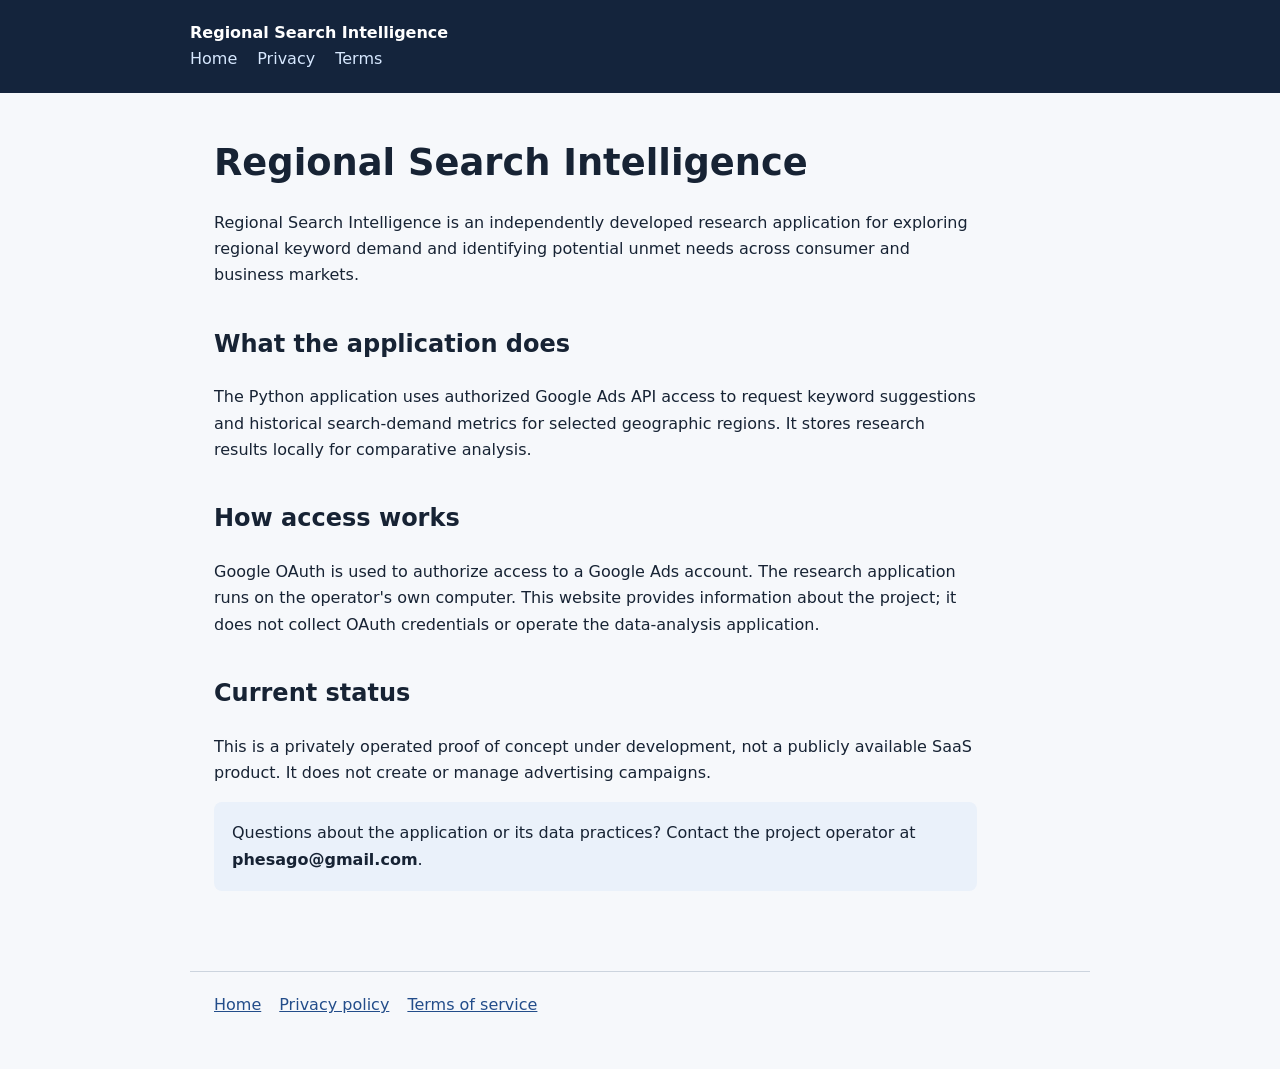
<file: index.html>
<!doctype html><html lang="en"><head><meta charset="utf-8"><meta name="viewport" content="width=device-width, initial-scale=1"><title>Regional Search Intelligence</title><link rel="stylesheet" href="style.css"></head><body><header><strong>Regional Search Intelligence</strong><nav><a href="index.html">Home</a><a href="privacy.html">Privacy</a><a href="terms.html">Terms</a></nav></header><main><h1>Regional Search Intelligence</h1><p>Regional Search Intelligence is an independently developed research application for exploring regional keyword demand and identifying potential unmet needs across consumer and business markets.</p><h2>What the application does</h2><p>The Python application uses authorized Google Ads API access to request keyword suggestions and historical search-demand metrics for selected geographic regions. It stores research results locally for comparative analysis.</p><h2>How access works</h2><p>Google OAuth is used to authorize access to a Google Ads account. The research application runs on the operator's own computer. This website provides information about the project; it does not collect OAuth credentials or operate the data-analysis application.</p><h2>Current status</h2><p>This is a privately operated proof of concept under development, not a publicly available SaaS product. It does not create or manage advertising campaigns.</p><p class="note">Questions about the application or its data practices? Contact the project operator at <strong>phesago@gmail.com</strong>.</p></main><footer><a href="index.html">Home</a><a href="privacy.html">Privacy policy</a><a href="terms.html">Terms of service</a></footer></body></html>
</file>
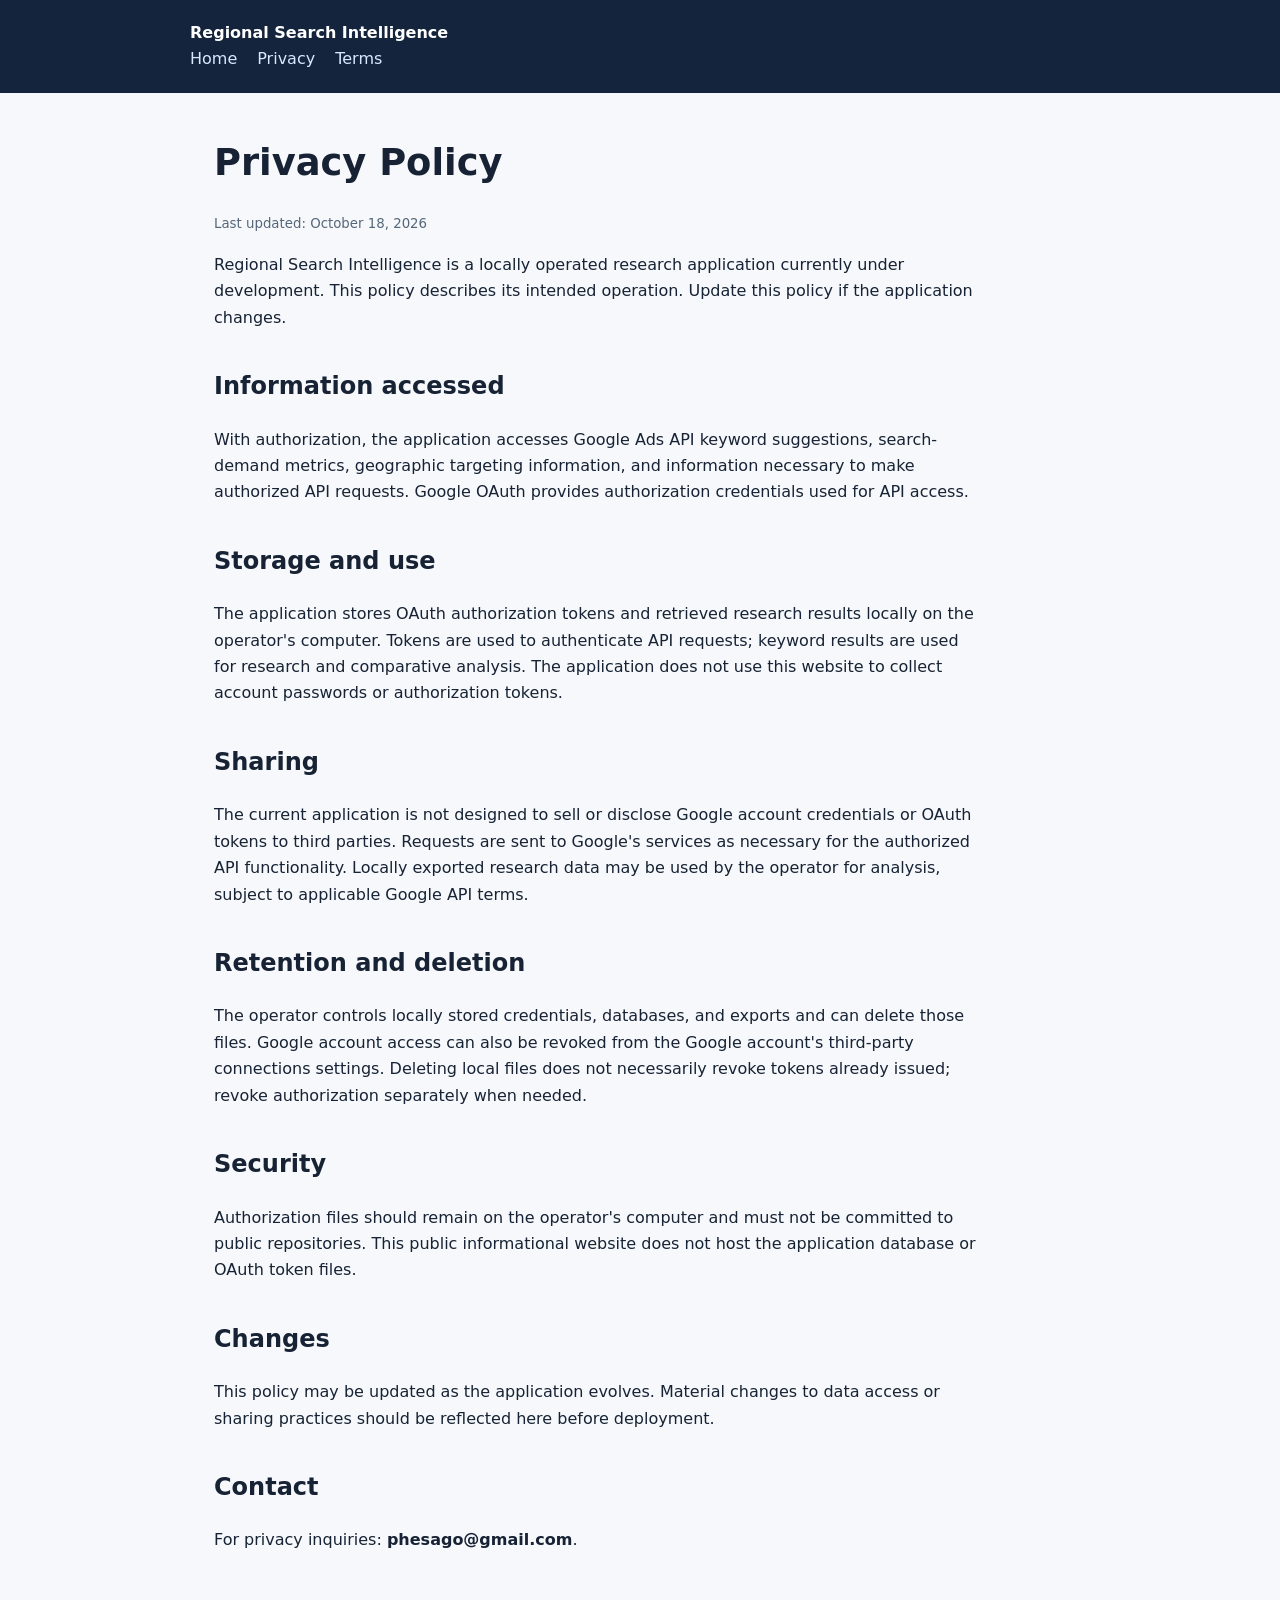
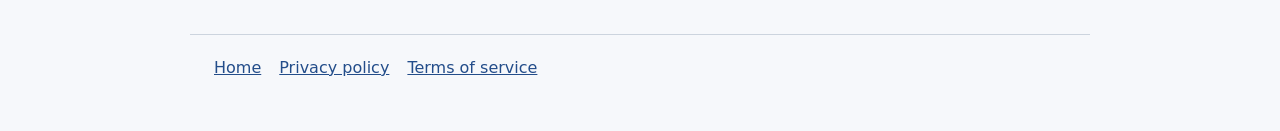
<file: privacy.html>
<!doctype html><html lang="en"><head><meta charset="utf-8"><meta name="viewport" content="width=device-width, initial-scale=1"><title>Privacy Policy — Regional Search Intelligence</title><link rel="stylesheet" href="style.css"></head><body><header><strong>Regional Search Intelligence</strong><nav><a href="index.html">Home</a><a href="privacy.html">Privacy</a><a href="terms.html">Terms</a></nav></header><main><h1>Privacy Policy</h1><small>Last updated: October 18, 2026</small><p>Regional Search Intelligence is a locally operated research application currently under development. This policy describes its intended operation. Update this policy if the application changes.</p><h2>Information accessed</h2><p>With authorization, the application accesses Google Ads API keyword suggestions, search-demand metrics, geographic targeting information, and information necessary to make authorized API requests. Google OAuth provides authorization credentials used for API access.</p><h2>Storage and use</h2><p>The application stores OAuth authorization tokens and retrieved research results locally on the operator's computer. Tokens are used to authenticate API requests; keyword results are used for research and comparative analysis. The application does not use this website to collect account passwords or authorization tokens.</p><h2>Sharing</h2><p>The current application is not designed to sell or disclose Google account credentials or OAuth tokens to third parties. Requests are sent to Google's services as necessary for the authorized API functionality. Locally exported research data may be used by the operator for analysis, subject to applicable Google API terms.</p><h2>Retention and deletion</h2><p>The operator controls locally stored credentials, databases, and exports and can delete those files. Google account access can also be revoked from the Google account's third-party connections settings. Deleting local files does not necessarily revoke tokens already issued; revoke authorization separately when needed.</p><h2>Security</h2><p>Authorization files should remain on the operator's computer and must not be committed to public repositories. This public informational website does not host the application database or OAuth token files.</p><h2>Changes</h2><p>This policy may be updated as the application evolves. Material changes to data access or sharing practices should be reflected here before deployment.</p><h2>Contact</h2><p>For privacy inquiries: <strong>phesago@gmail.com</strong>.</p></main><footer><a href="index.html">Home</a><a href="privacy.html">Privacy policy</a><a href="terms.html">Terms of service</a></footer></body></html>
</file>
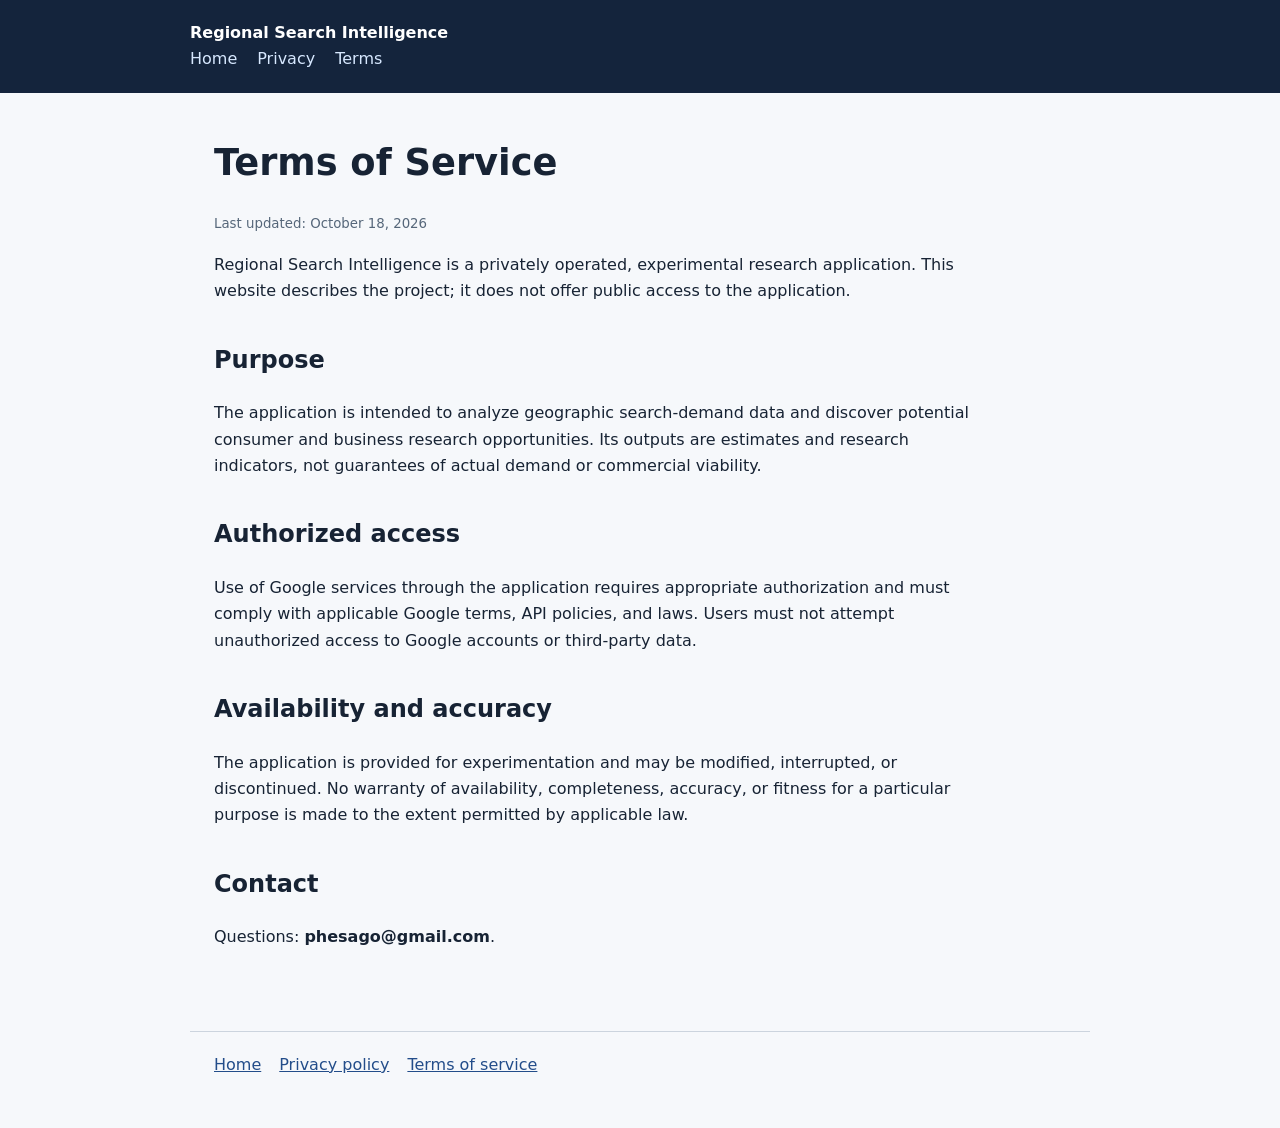
<file: terms.html>
<!doctype html><html lang="en"><head><meta charset="utf-8"><meta name="viewport" content="width=device-width, initial-scale=1"><title>Terms of Service — Regional Search Intelligence</title><link rel="stylesheet" href="style.css"></head><body><header><strong>Regional Search Intelligence</strong><nav><a href="index.html">Home</a><a href="privacy.html">Privacy</a><a href="terms.html">Terms</a></nav></header><main><h1>Terms of Service</h1><small>Last updated: October 18, 2026</small><p>Regional Search Intelligence is a privately operated, experimental research application. This website describes the project; it does not offer public access to the application.</p><h2>Purpose</h2><p>The application is intended to analyze geographic search-demand data and discover potential consumer and business research opportunities. Its outputs are estimates and research indicators, not guarantees of actual demand or commercial viability.</p><h2>Authorized access</h2><p>Use of Google services through the application requires appropriate authorization and must comply with applicable Google terms, API policies, and laws. Users must not attempt unauthorized access to Google accounts or third-party data.</p><h2>Availability and accuracy</h2><p>The application is provided for experimentation and may be modified, interrupted, or discontinued. No warranty of availability, completeness, accuracy, or fitness for a particular purpose is made to the extent permitted by applicable law.</p><h2>Contact</h2><p>Questions: <strong>phesago@gmail.com</strong>.</p></main><footer><a href="index.html">Home</a><a href="privacy.html">Privacy policy</a><a href="terms.html">Terms of service</a></footer></body></html>
</file>
<file: style.css>
:root{font-family:system-ui,-apple-system,Segoe UI,Roboto,sans-serif;color:#172334;background:#f6f8fb}*{box-sizing:border-box}body{margin:0;line-height:1.65}header{background:#14243c;color:white;padding:20px max(24px,calc((100vw - 900px)/2))}header a{color:#d7e8ff;text-decoration:none;margin-right:20px}main{max-width:900px;margin:48px auto;padding:0 24px}h1{font-size:2.3rem;line-height:1.2}h2{margin-top:36px}p,li{max-width:75ch}footer{max-width:900px;margin:80px auto 30px;padding:20px 24px;border-top:1px solid #ccd4de;color:#506070}footer a{margin-right:18px;color:#234d8a}a{color:#2159a1}.note{padding:18px;background:#eaf1fa;border-radius:8px}small{color:#56677a}
</file>
